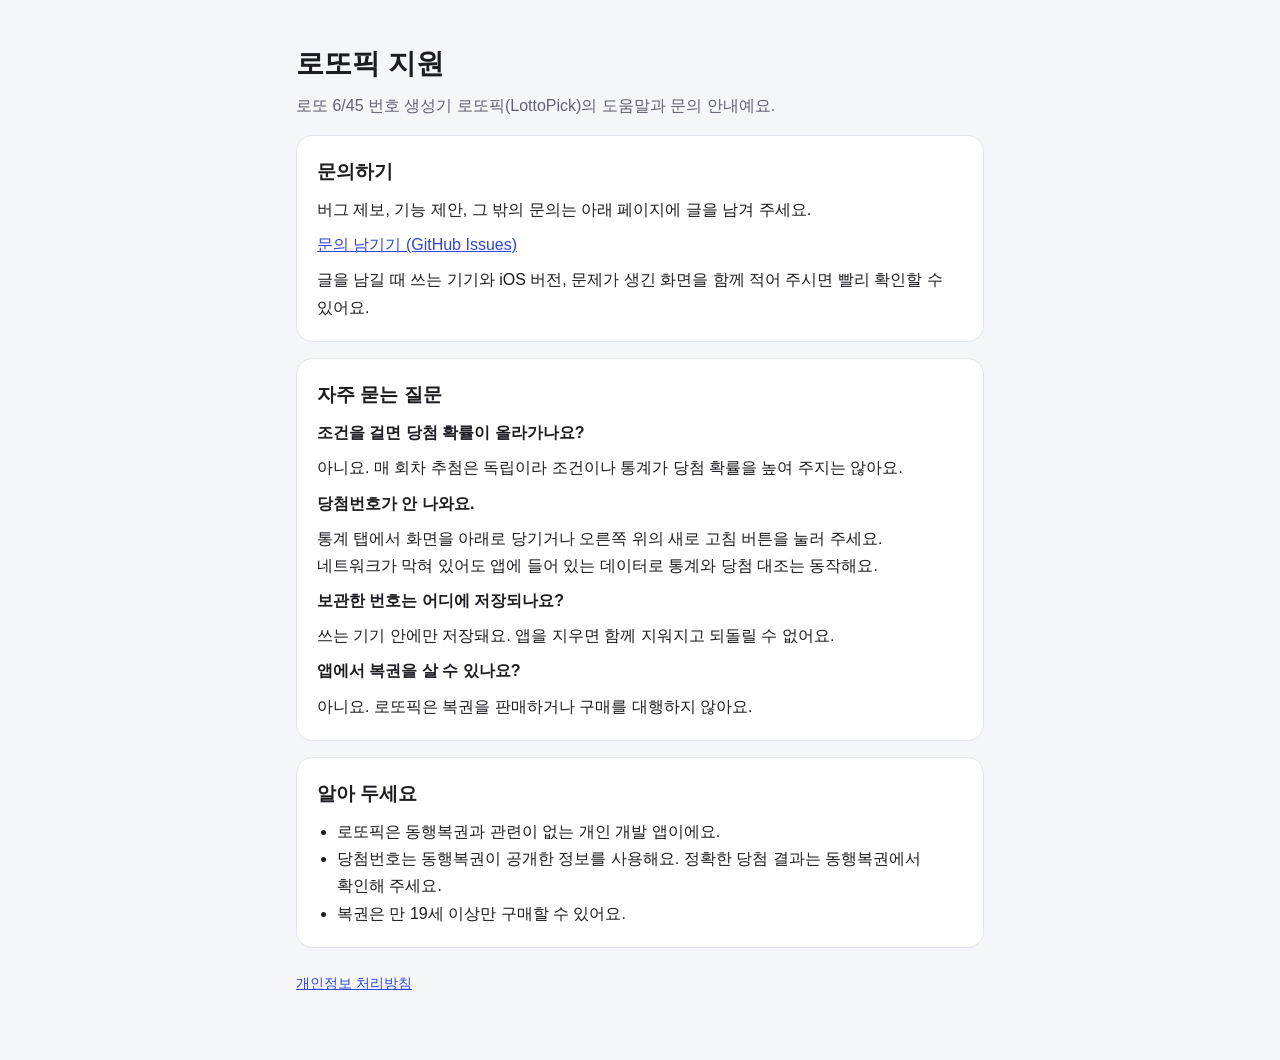
<file: index.html>
<!doctype html>
<html lang="ko">
<head>
<meta charset="utf-8">
<meta name="viewport" content="width=device-width, initial-scale=1">
<title>로또픽 지원</title>
<link rel="stylesheet" href="style.css">
</head>
<body>
<main>
  <header>
    <h1>로또픽 지원</h1>
    <p>로또 6/45 번호 생성기 로또픽(LottoPick)의 도움말과 문의 안내예요.</p>
  </header>

  <section>
    <h2>문의하기</h2>
    <p>버그 제보, 기능 제안, 그 밖의 문의는 아래 페이지에 글을 남겨 주세요.</p>
    <p><a href="https://github.com/woo7348/lottopick/issues/new">문의 남기기 (GitHub Issues)</a></p>
    <p>글을 남길 때 쓰는 기기와 iOS 버전, 문제가 생긴 화면을 함께 적어 주시면 빨리 확인할 수 있어요.</p>
  </section>

  <section>
    <h2>자주 묻는 질문</h2>
    <p><strong>조건을 걸면 당첨 확률이 올라가나요?</strong></p>
    <p>아니요. 매 회차 추첨은 독립이라 조건이나 통계가 당첨 확률을 높여 주지는 않아요.</p>
    <p><strong>당첨번호가 안 나와요.</strong></p>
    <p>통계 탭에서 화면을 아래로 당기거나 오른쪽 위의 새로 고침 버튼을 눌러 주세요. 네트워크가 막혀 있어도 앱에 들어 있는 데이터로 통계와 당첨 대조는 동작해요.</p>
    <p><strong>보관한 번호는 어디에 저장되나요?</strong></p>
    <p>쓰는 기기 안에만 저장돼요. 앱을 지우면 함께 지워지고 되돌릴 수 없어요.</p>
    <p><strong>앱에서 복권을 살 수 있나요?</strong></p>
    <p>아니요. 로또픽은 복권을 판매하거나 구매를 대행하지 않아요.</p>
  </section>

  <section>
    <h2>알아 두세요</h2>
    <ul>
      <li>로또픽은 동행복권과 관련이 없는 개인 개발 앱이에요.</li>
      <li>당첨번호는 동행복권이 공개한 정보를 사용해요. 정확한 당첨 결과는 동행복권에서 확인해 주세요.</li>
      <li>복권은 만 19세 이상만 구매할 수 있어요.</li>
    </ul>
  </section>

  <footer>
    <a href="privacy.html">개인정보 처리방침</a>
  </footer>
</main>
</body>
</html>
</file>
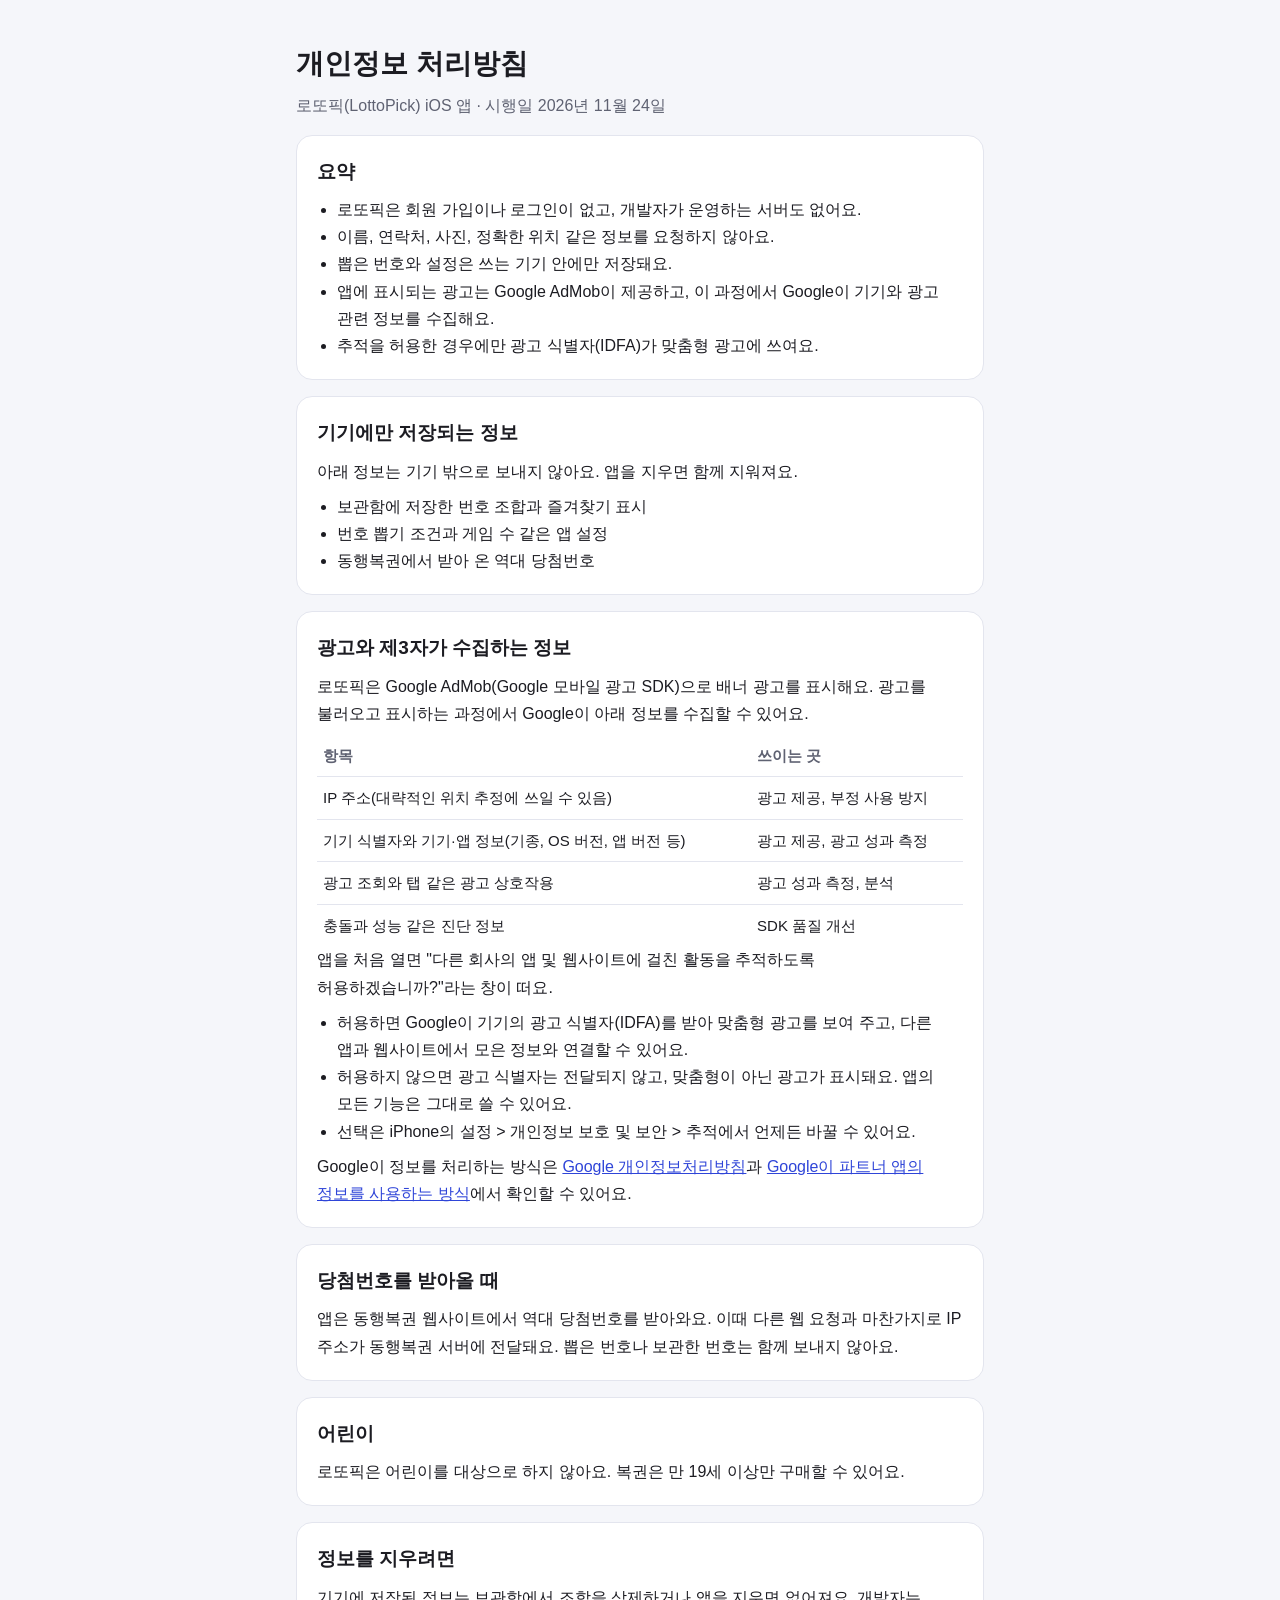
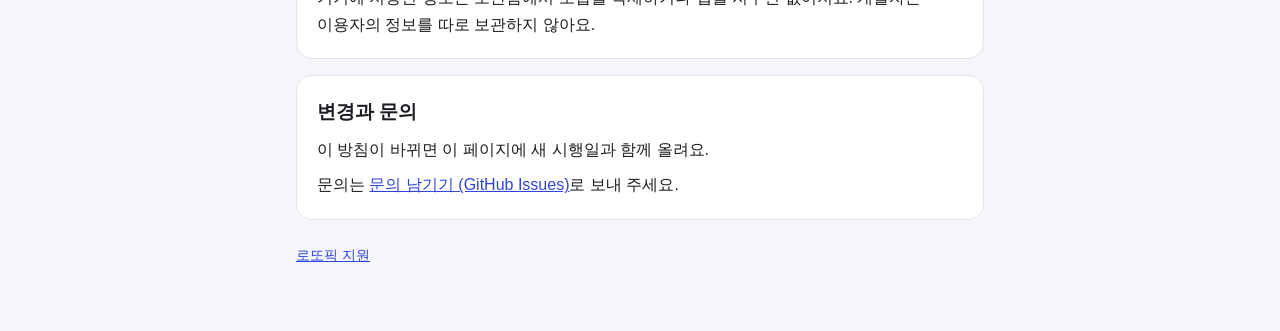
<file: privacy.html>
<!doctype html>
<html lang="ko">
<head>
<meta charset="utf-8">
<meta name="viewport" content="width=device-width, initial-scale=1">
<title>로또픽 개인정보 처리방침</title>
<link rel="stylesheet" href="style.css">
</head>
<body>
<main>
  <header>
    <h1>개인정보 처리방침</h1>
    <p>로또픽(LottoPick) iOS 앱 · 시행일 2026년 11월 24일</p>
  </header>

  <section>
    <h2>요약</h2>
    <ul>
      <li>로또픽은 회원 가입이나 로그인이 없고, 개발자가 운영하는 서버도 없어요.</li>
      <li>이름, 연락처, 사진, 정확한 위치 같은 정보를 요청하지 않아요.</li>
      <li>뽑은 번호와 설정은 쓰는 기기 안에만 저장돼요.</li>
      <li>앱에 표시되는 광고는 Google AdMob이 제공하고, 이 과정에서 Google이 기기와 광고 관련 정보를 수집해요.</li>
      <li>추적을 허용한 경우에만 광고 식별자(IDFA)가 맞춤형 광고에 쓰여요.</li>
    </ul>
  </section>

  <section>
    <h2>기기에만 저장되는 정보</h2>
    <p>아래 정보는 기기 밖으로 보내지 않아요. 앱을 지우면 함께 지워져요.</p>
    <ul>
      <li>보관함에 저장한 번호 조합과 즐겨찾기 표시</li>
      <li>번호 뽑기 조건과 게임 수 같은 앱 설정</li>
      <li>동행복권에서 받아 온 역대 당첨번호</li>
    </ul>
  </section>

  <section>
    <h2>광고와 제3자가 수집하는 정보</h2>
    <p>로또픽은 Google AdMob(Google 모바일 광고 SDK)으로 배너 광고를 표시해요. 광고를 불러오고 표시하는 과정에서 Google이 아래 정보를 수집할 수 있어요.</p>
    <div class="table-wrap">
      <table>
        <thead>
          <tr><th>항목</th><th>쓰이는 곳</th></tr>
        </thead>
        <tbody>
          <tr><td>IP 주소(대략적인 위치 추정에 쓰일 수 있음)</td><td>광고 제공, 부정 사용 방지</td></tr>
          <tr><td>기기 식별자와 기기·앱 정보(기종, OS 버전, 앱 버전 등)</td><td>광고 제공, 광고 성과 측정</td></tr>
          <tr><td>광고 조회와 탭 같은 광고 상호작용</td><td>광고 성과 측정, 분석</td></tr>
          <tr><td>충돌과 성능 같은 진단 정보</td><td>SDK 품질 개선</td></tr>
        </tbody>
      </table>
    </div>
    <p>앱을 처음 열면 "다른 회사의 앱 및 웹사이트에 걸친 활동을 추적하도록 허용하겠습니까?"라는 창이 떠요.</p>
    <ul>
      <li>허용하면 Google이 기기의 광고 식별자(IDFA)를 받아 맞춤형 광고를 보여 주고, 다른 앱과 웹사이트에서 모은 정보와 연결할 수 있어요.</li>
      <li>허용하지 않으면 광고 식별자는 전달되지 않고, 맞춤형이 아닌 광고가 표시돼요. 앱의 모든 기능은 그대로 쓸 수 있어요.</li>
      <li>선택은 iPhone의 설정 &gt; 개인정보 보호 및 보안 &gt; 추적에서 언제든 바꿀 수 있어요.</li>
    </ul>
    <p>Google이 정보를 처리하는 방식은 <a href="https://policies.google.com/privacy">Google 개인정보처리방침</a>과 <a href="https://policies.google.com/technologies/partner-sites">Google이 파트너 앱의 정보를 사용하는 방식</a>에서 확인할 수 있어요.</p>
  </section>

  <section>
    <h2>당첨번호를 받아올 때</h2>
    <p>앱은 동행복권 웹사이트에서 역대 당첨번호를 받아와요. 이때 다른 웹 요청과 마찬가지로 IP 주소가 동행복권 서버에 전달돼요. 뽑은 번호나 보관한 번호는 함께 보내지 않아요.</p>
  </section>

  <section>
    <h2>어린이</h2>
    <p>로또픽은 어린이를 대상으로 하지 않아요. 복권은 만 19세 이상만 구매할 수 있어요.</p>
  </section>

  <section>
    <h2>정보를 지우려면</h2>
    <p>기기에 저장된 정보는 보관함에서 조합을 삭제하거나 앱을 지우면 없어져요. 개발자는 이용자의 정보를 따로 보관하지 않아요.</p>
  </section>

  <section>
    <h2>변경과 문의</h2>
    <p>이 방침이 바뀌면 이 페이지에 새 시행일과 함께 올려요.</p>
    <p>문의는 <a href="https://github.com/woo7348/lottopick/issues/new">문의 남기기 (GitHub Issues)</a>로 보내 주세요.</p>
  </section>

  <footer>
    <a href="index.html">로또픽 지원</a>
  </footer>
</main>
</body>
</html>
</file>
<file: style.css>
:root {
  --bg: #f5f6fa;
  --card: #ffffff;
  --text: #1c1c22;
  --muted: #5f6272;
  --accent: #2f45d8;
  --line: #e3e5ee;
}
@media (prefers-color-scheme: dark) {
  :root {
    --bg: #111218;
    --card: #1b1c25;
    --text: #f1f1f5;
    --muted: #a3a6b8;
    --accent: #8fa0ff;
    --line: #2c2e3c;
  }
}
* { box-sizing: border-box; }
body {
  margin: 0;
  background: var(--bg);
  color: var(--text);
  font: 16px/1.7 -apple-system, BlinkMacSystemFont, "Apple SD Gothic Neo", "Noto Sans KR", sans-serif;
  word-break: keep-all;
}
main {
  max-width: 720px;
  margin: 0 auto;
  padding: 40px 16px 64px;
}
header p { color: var(--muted); margin: 4px 0 0; }
h1 { font-size: 28px; margin: 0; }
h2 { font-size: 19px; margin: 0 0 8px; }
section {
  background: var(--card);
  border: 1px solid var(--line);
  border-radius: 16px;
  padding: 20px;
  margin-top: 16px;
}
section p, section ul { margin: 0 0 8px; }
section > :last-child { margin-bottom: 0; }
ul { padding-left: 20px; }
a { color: var(--accent); }
table { width: 100%; border-collapse: collapse; font-size: 15px; }
th, td { text-align: left; padding: 8px 6px; border-top: 1px solid var(--line); vertical-align: top; }
th { color: var(--muted); font-weight: 600; border-top: 0; }
.table-wrap { overflow-x: auto; }
footer { color: var(--muted); font-size: 14px; margin-top: 24px; }
</file>
